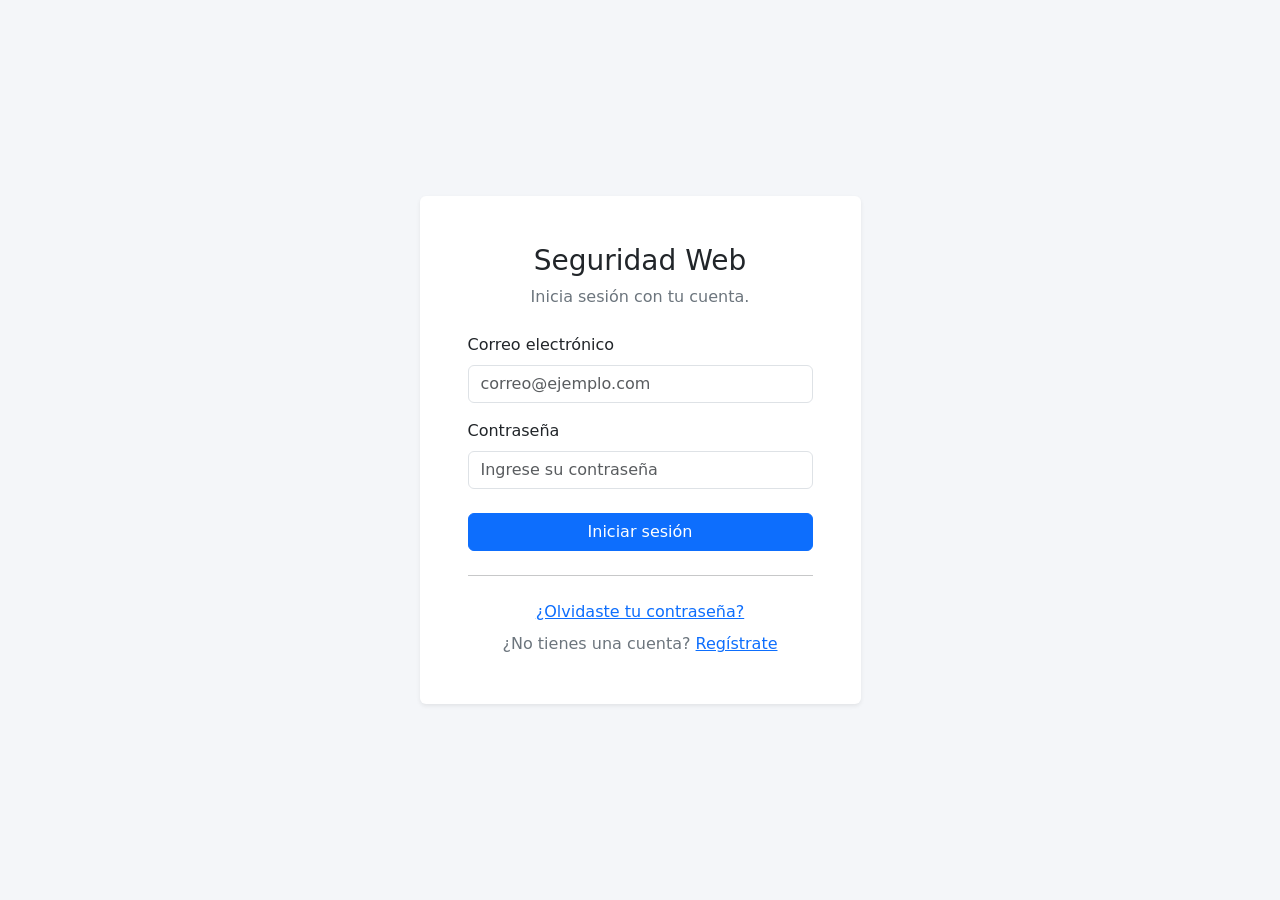
<file: frontend/index.html>
<!doctype html>
<html lang="en" data-bs-theme="light">

<head>
    <title>Login</title>
    <!-- Required meta tags -->
    <meta charset="utf-8" />
    <meta name="viewport" content="width=device-width, initial-scale=1" />

    <!-- Bootstrap CSS v5.3.8 -->
    <link href="https://cdn.jsdelivr.net/npm/bootstrap@5.3.8/dist/css/bootstrap.min.css" rel="stylesheet"
        integrity="sha384-sRIl4kxILFvY47J16cr9ZwB07vP4J8+LH7qKQnuqkuIAvNWLzeN8tE5YBujZqJLB" crossorigin="anonymous" />
    <link href="./css/estilos.css" rel="stylesheet" />
</head>

<body>
    <header>
        <!-- place navbar here -->
    </header>
    <main class="container min-vh-100 d-flex align-items-center justify-content-center">
        
        <div class="row justify-content-center w-100">
            <div class="col-12 col-sm-10 col-md-7 col-lg-5">

                <section class="card shadow-sm border-0">
                    <div class="card-body p-4 p-md-5">

                        <div class="text-center mb-4">
                            <h1 class="h3 mb-2">Seguridad Web</h1>

                            <p class="text-secondary mb-0">
                                Inicia sesión con tu cuenta.
                            </p>
                        </div>

                        <!-- Aquí aparecerán los mensajes -->
                        <div
                            id="mensajeLogin"
                            class="alert alert-primary mt-3 mb-0"
                            role="alert"
                        ></div>

                        <form id="formLogin" novalidate>
                            <div class="mb-3">
                                <label for="loginCorreo" class="form-label">
                                    Correo electrónico
                                </label>

                                <input
                                    type="email"
                                    class="form-control"
                                    id="loginCorreo"
                                    placeholder="correo@ejemplo.com"
                                >
                            </div>

                            <div class="mb-4">
                                <label for="loginPassword" class="form-label">
                                    Contraseña
                                </label>

                                <input
                                    type="password"
                                    class="form-control"
                                    id="loginPassword"
                                    placeholder="Ingrese su contraseña"
                                >
                            </div>

                            <button type="submit" class="btn btn-primary w-100">
                                Iniciar sesión
                            </button>
                        </form>

                        <hr class="my-4">

                        <div class="text-center">
                            <a href="recuperar.html" class="d-block mb-2">
                                ¿Olvidaste tu contraseña?
                            </a>

                            <span class="text-secondary">
                                ¿No tienes una cuenta?
                            </span>

                            <a href="registro.html">
                                Regístrate
                            </a>
                        </div>

                    </div>
                </section>

            </div>
        </div>

        <!-- jQuery en local -->
        <script src="./js/jquery/jquery-4.0.0.min.js"></script>

        <!-- JavaScript para controllar el DOM-->
        <script src="./js/app.js"></script>
    </main>
    <footer>
        <!-- place footer here -->
    </footer>
    <!-- Bootstrap JavaScript Bundle (includes Popper) -->
    <script src="https://cdn.jsdelivr.net/npm/bootstrap@5.3.8/dist/js/bootstrap.bundle.min.js"
        integrity="sha384-FKyoEForCGlyvwx9Hj09JcYn3nv7wiPVlz7YYwJrWVcXK/BmnVDxM+D2scQbITxI"
        crossorigin="anonymous"></script>
</body>

</html>
</file>
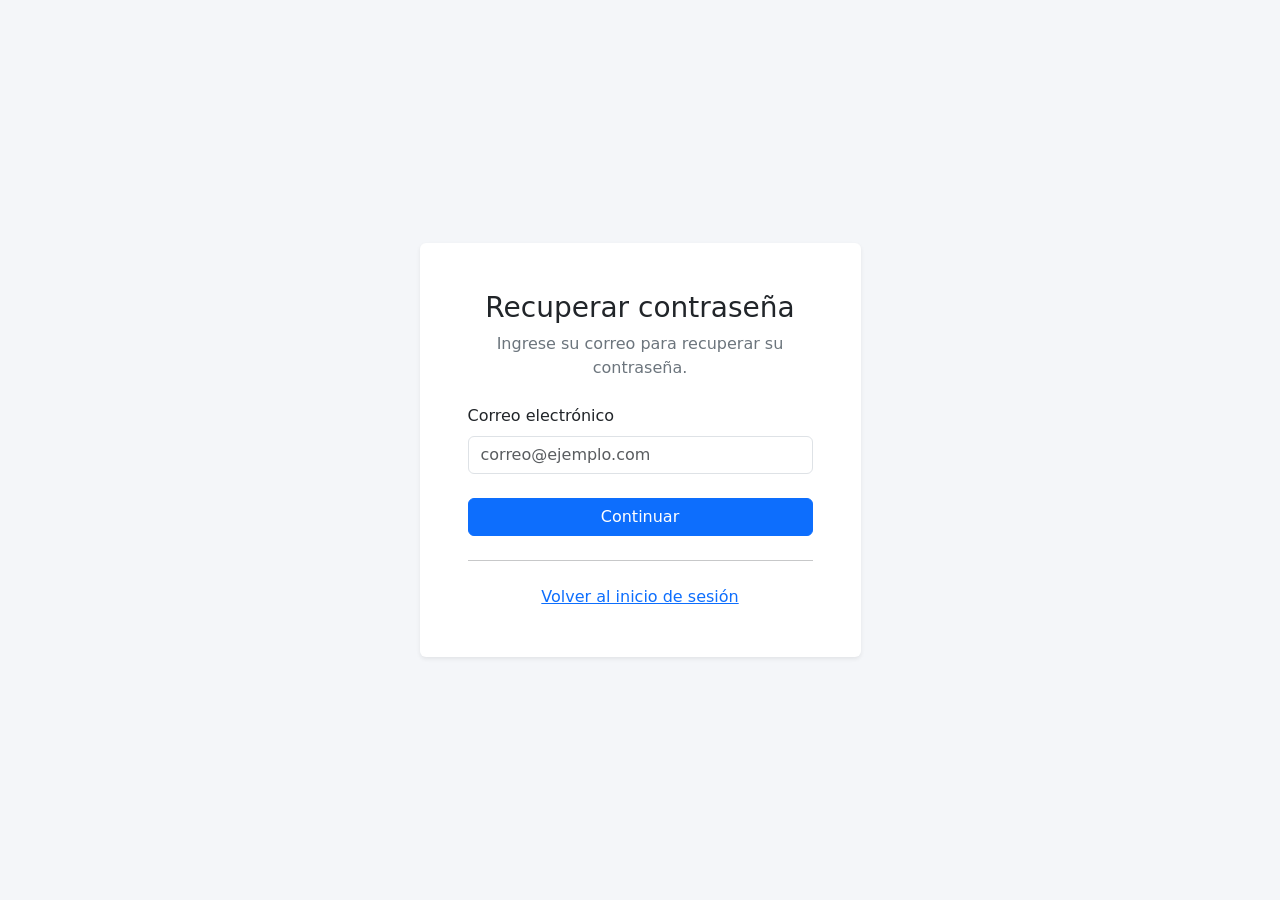
<file: frontend/recuperar.html>
<!doctype html>
<html lang="en" data-bs-theme="light">

<head>
    <title>Recuperar</title>
    <!-- Required meta tags -->
    <meta charset="utf-8" />
    <meta name="viewport" content="width=device-width, initial-scale=1" />

    <!-- Bootstrap CSS v5.3.8 -->
    <link href="https://cdn.jsdelivr.net/npm/bootstrap@5.3.8/dist/css/bootstrap.min.css" rel="stylesheet"
        integrity="sha384-sRIl4kxILFvY47J16cr9ZwB07vP4J8+LH7qKQnuqkuIAvNWLzeN8tE5YBujZqJLB" crossorigin="anonymous" />
    <link href="./css/estilos.css" rel="stylesheet" />
</head>

<body>
    <header>
        <!-- place navbar here -->
    </header>
    <main class="container min-vh-100 d-flex align-items-center justify-content-center">

        <div class="row justify-content-center w-100">
            <div class="col-12 col-sm-10 col-md-7 col-lg-5">
                <section class="card shadow-sm border-0">
                    <div class="card-body p-4 p-md-5">
                        <div class="text-center mb-4">
                            <h1 class="h3 mb-2">Recuperar contraseña</h1>
                            <p class="text-secondary mb-0"> Ingrese su correo para recuperar su contraseña. </p>
                        </div>
                        <div id="mensajeRecuperar" class="alert alert-primary mt-3 mb-3" role="alert"></div>
                        <form id="formRecuperar" novalidate>
                            <div class="mb-4"> <label for="recuperarCorreo" class="form-label"> Correo electrónico
                                </label> <input type="email" class="form-control" id="recuperarCorreo"
                                    placeholder="correo@ejemplo.com"> </div> <button type="submit"
                                class="btn btn-primary w-100"> Continuar </button>
                        </form>
                        <hr class="my-4">
                        <div class="text-center"> <a href="index.html"> Volver al inicio de sesión </a> </div>
                    </div>
                </section>
            </div>
        </div>

        <!-- jQuery en local -->
        <script src="./js/jquery/jquery-4.0.0.min.js"></script>

        <!-- JavaScript para controllar el DOM-->
        <script src="./js/app.js"></script>
    </main>
    <footer>
        <!-- place footer here -->
    </footer>
    <!-- Bootstrap JavaScript Bundle (includes Popper) -->
    <script src="https://cdn.jsdelivr.net/npm/bootstrap@5.3.8/dist/js/bootstrap.bundle.min.js"
        integrity="sha384-FKyoEForCGlyvwx9Hj09JcYn3nv7wiPVlz7YYwJrWVcXK/BmnVDxM+D2scQbITxI"
        crossorigin="anonymous"></script>
</body>

</html>
</file>
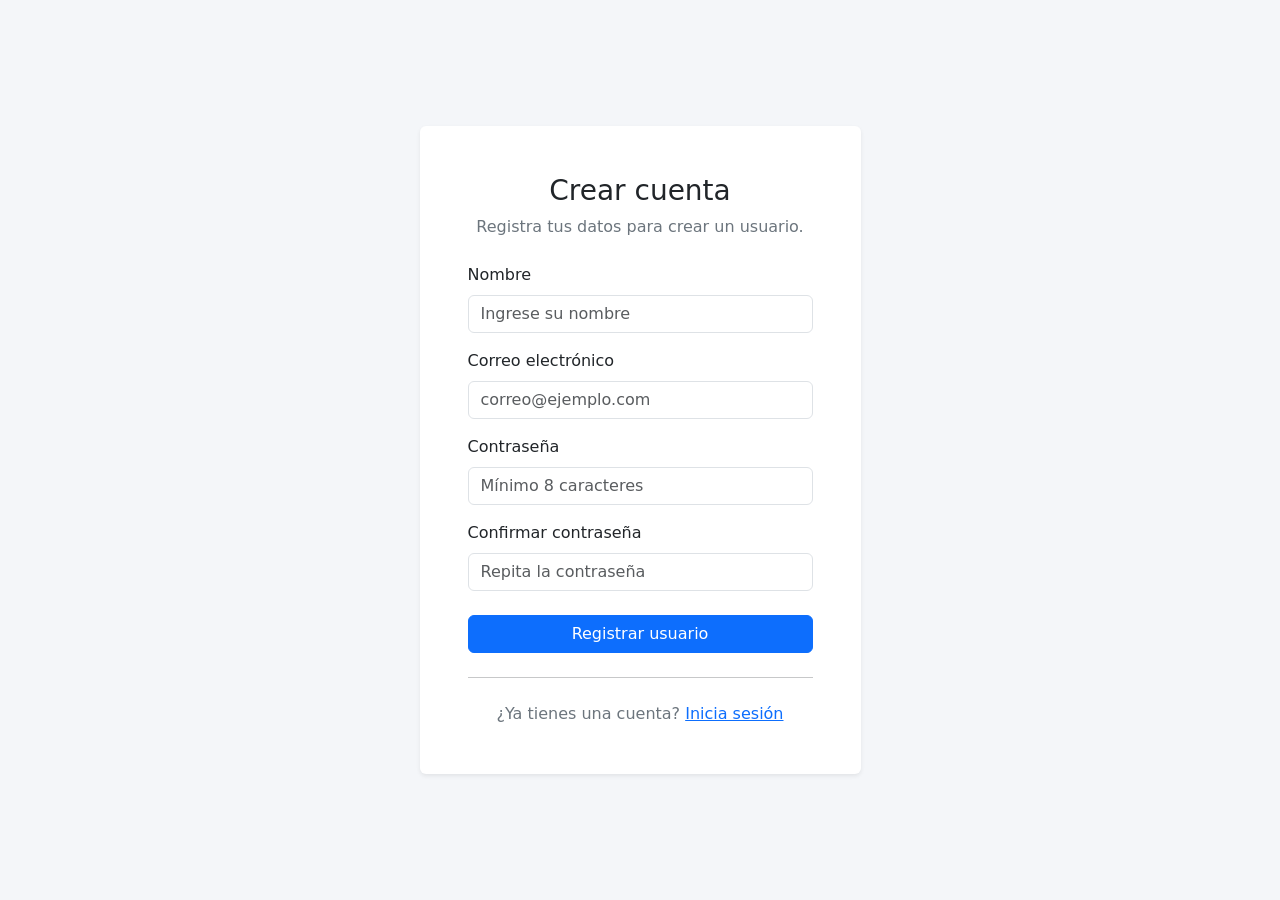
<file: frontend/registro.html>
<!doctype html>
<html lang="en" data-bs-theme="light">

<head>
    <title>Registro</title>
    <!-- Required meta tags -->
    <meta charset="utf-8" />
    <meta name="viewport" content="width=device-width, initial-scale=1" />

    <!-- Bootstrap CSS v5.3.8 -->
    <link href="https://cdn.jsdelivr.net/npm/bootstrap@5.3.8/dist/css/bootstrap.min.css" rel="stylesheet"
        integrity="sha384-sRIl4kxILFvY47J16cr9ZwB07vP4J8+LH7qKQnuqkuIAvNWLzeN8tE5YBujZqJLB" crossorigin="anonymous" />
    <link href="./css/estilos.css" rel="stylesheet" />
</head>

<body>
    <header>
        <!-- place navbar here -->
    </header>
    <main class="container min-vh-100 d-flex align-items-center justify-content-center">
        <div class="row justify-content-center w-100">
            <div class="col-12 col-sm-10 col-md-7 col-lg-5">

                <section class="card shadow-sm border-0">
                    <div class="card-body p-4 p-md-5">

                        <div class="text-center mb-4">
                            <h1 class="h3 mb-2">Crear cuenta</h1>

                            <p class="text-secondary mb-0">
                                Registra tus datos para crear un usuario.
                            </p>
                        </div>

                        <div
                            id="mensajeRegistro"
                            class="alert alert-primary mt-3 mb-0"
                            role="alert"
                        ></div>

                        <form id="formRegistro" novalidate>
                            <div class="mb-3">
                                <label for="registroNombre" class="form-label">
                                    Nombre
                                </label>

                                <input type="text" class="form-control" id="registroNombre"
                                    placeholder="Ingrese su nombre">
                            </div>

                            <div class="mb-3">
                                <label for="registroCorreo" class="form-label">
                                    Correo electrónico
                                </label>

                                <input type="email" class="form-control" id="registroCorreo"
                                    placeholder="correo@ejemplo.com">
                            </div>

                            <div class="mb-3">
                                <label for="registroPassword" class="form-label">
                                    Contraseña
                                </label>

                                <input type="password" class="form-control" id="registroPassword"
                                    placeholder="Mínimo 8 caracteres">
                            </div>

                            <div class="mb-4">
                                <label for="registroConfirmarPassword" class="form-label">
                                    Confirmar contraseña
                                </label>

                                <input type="password" class="form-control" id="registroConfirmarPassword"
                                    placeholder="Repita la contraseña">
                            </div>

                            <button type="submit" class="btn btn-primary w-100">
                                Registrar usuario
                            </button>
                        </form>

                        <hr class="my-4">

                        <div class="text-center">
                            <span class="text-secondary">
                                ¿Ya tienes una cuenta?
                            </span>

                            <a href="index.html">
                                Inicia sesión
                            </a>
                        </div>

                    </div>
                </section>

            </div>
        </div>

        <!-- jQuery en local -->
        <script src="./js/jquery/jquery-4.0.0.min.js"></script>

        <!-- JavaScript para controllar el DOM-->
        <script src="./js/app.js"></script>
    </main>
    <footer>
        <!-- place footer here -->
    </footer>
    <!-- Bootstrap JavaScript Bundle (includes Popper) -->
    <script src="https://cdn.jsdelivr.net/npm/bootstrap@5.3.8/dist/js/bootstrap.bundle.min.js"
        integrity="sha384-FKyoEForCGlyvwx9Hj09JcYn3nv7wiPVlz7YYwJrWVcXK/BmnVDxM+D2scQbITxI"
        crossorigin="anonymous"></script>
</body>

</html>
</file>
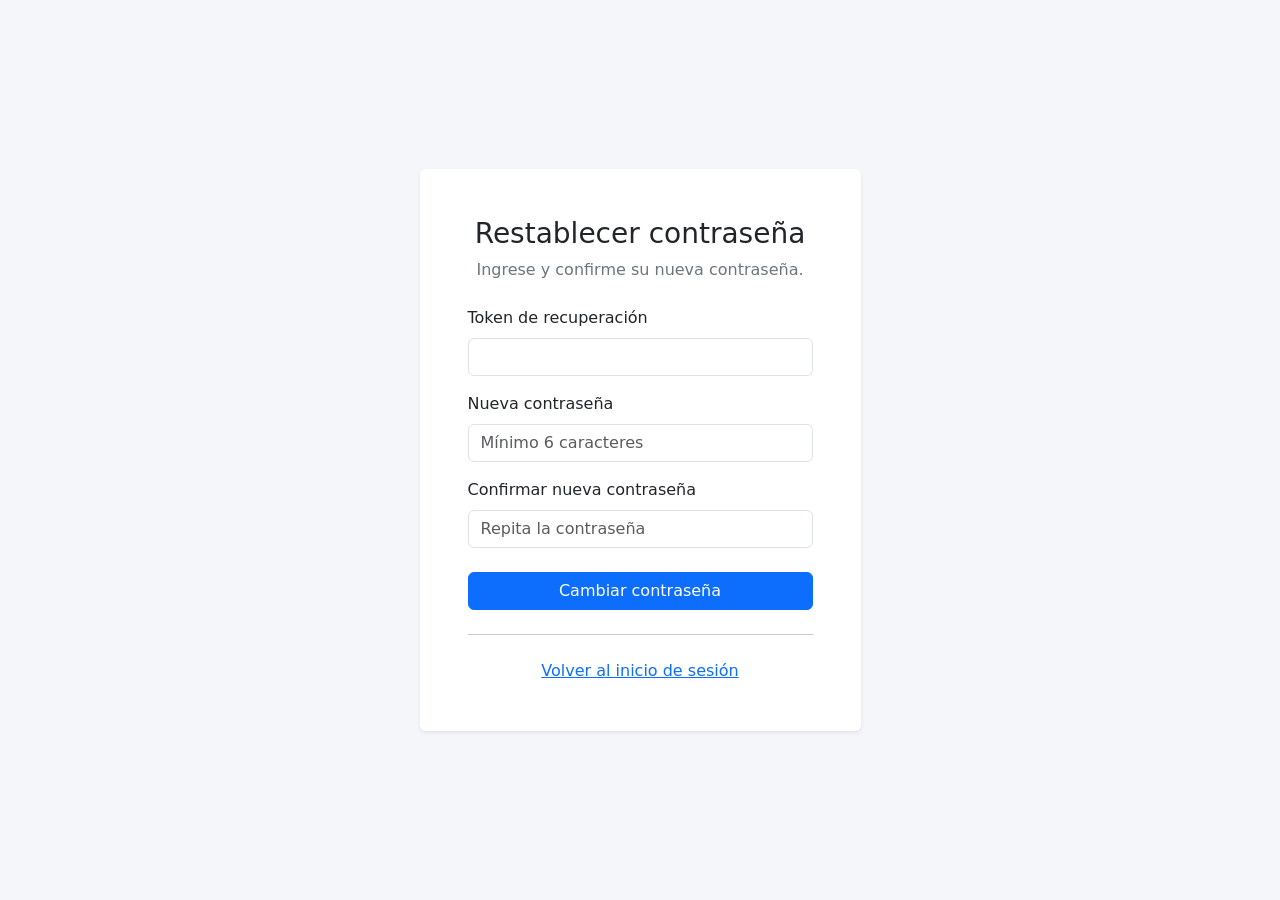
<file: frontend/reset.html>
<!doctype html>
<html lang="en" data-bs-theme="light">

<head>
    <title>Reset contra</title>
    <!-- Required meta tags -->
    <meta charset="utf-8" />
    <meta name="viewport" content="width=device-width, initial-scale=1" />

    <!-- Bootstrap CSS v5.3.8 -->
    <link href="https://cdn.jsdelivr.net/npm/bootstrap@5.3.8/dist/css/bootstrap.min.css" rel="stylesheet"
        integrity="sha384-sRIl4kxILFvY47J16cr9ZwB07vP4J8+LH7qKQnuqkuIAvNWLzeN8tE5YBujZqJLB" crossorigin="anonymous" />
    <link href="./css/estilos.css" rel="stylesheet" />
</head>

<body>
    <header>
        <!-- place navbar here -->
    </header>
    <main class="container min-vh-100 d-flex align-items-center justify-content-center">
        <div class="row justify-content-center w-100">
            <div class="col-12 col-sm-10 col-md-7 col-lg-5">

                <section class="card shadow-sm border-0">
                    <div class="card-body p-4 p-md-5">

                        <div class="text-center mb-4">
                            <h1 class="h3 mb-2">Restablecer contraseña</h1>

                            <p class="text-secondary mb-0">
                                Ingrese y confirme su nueva contraseña.
                            </p>
                        </div>

                        <div id="mensajeReset" class="alert alert-primary mt-3 mb-3" role="alert"></div>

                        <form id="formReset" novalidate>
                            <div class="mb-3">
                                <label for="resetToken" class="form-label">
                                    Token de recuperación
                                </label>

                                <input type="text" class="form-control" id="resetToken" readonly>
                            </div>

                            <div class="mb-3">
                                <label for="resetPassword" class="form-label">
                                    Nueva contraseña
                                </label>

                                <input type="password" class="form-control" id="resetPassword"
                                    placeholder="Mínimo 6 caracteres">
                            </div>

                            <div class="mb-4">
                                <label for="resetConfirmarPassword" class="form-label">
                                    Confirmar nueva contraseña
                                </label>

                                <input type="password" class="form-control" id="resetConfirmarPassword"
                                    placeholder="Repita la contraseña">
                            </div>

                            <button type="submit" class="btn btn-primary w-100">
                                Cambiar contraseña
                            </button>
                        </form>

                        <hr class="my-4">

                        <div class="text-center">
                            <a href="index.html">
                                Volver al inicio de sesión
                            </a>
                        </div>

                    </div>
                </section>

            </div>
        </div>
        <!-- jQuery en local -->
        <script src="./js/jquery/jquery-4.0.0.min.js"></script>

        <!-- JavaScript para controllar el DOM-->
        <script src="./js/app.js"></script>
    </main>
    <footer>
        <!-- place footer here -->
    </footer>
    <!-- Bootstrap JavaScript Bundle (includes Popper) -->
    <script src="https://cdn.jsdelivr.net/npm/bootstrap@5.3.8/dist/js/bootstrap.bundle.min.js"
        integrity="sha384-FKyoEForCGlyvwx9Hj09JcYn3nv7wiPVlz7YYwJrWVcXK/BmnVDxM+D2scQbITxI"
        crossorigin="anonymous"></script>
</body>

</html>
</file>
<file: frontend/css/estilos.css>
body {
    background-color: #f4f6f9;
}

#mensajeLogin:empty,
#mensajeRegistro:empty,
#mensajeRecuperar:empty,
#mensajeReset:empty {
    display: none;
}
</file>
